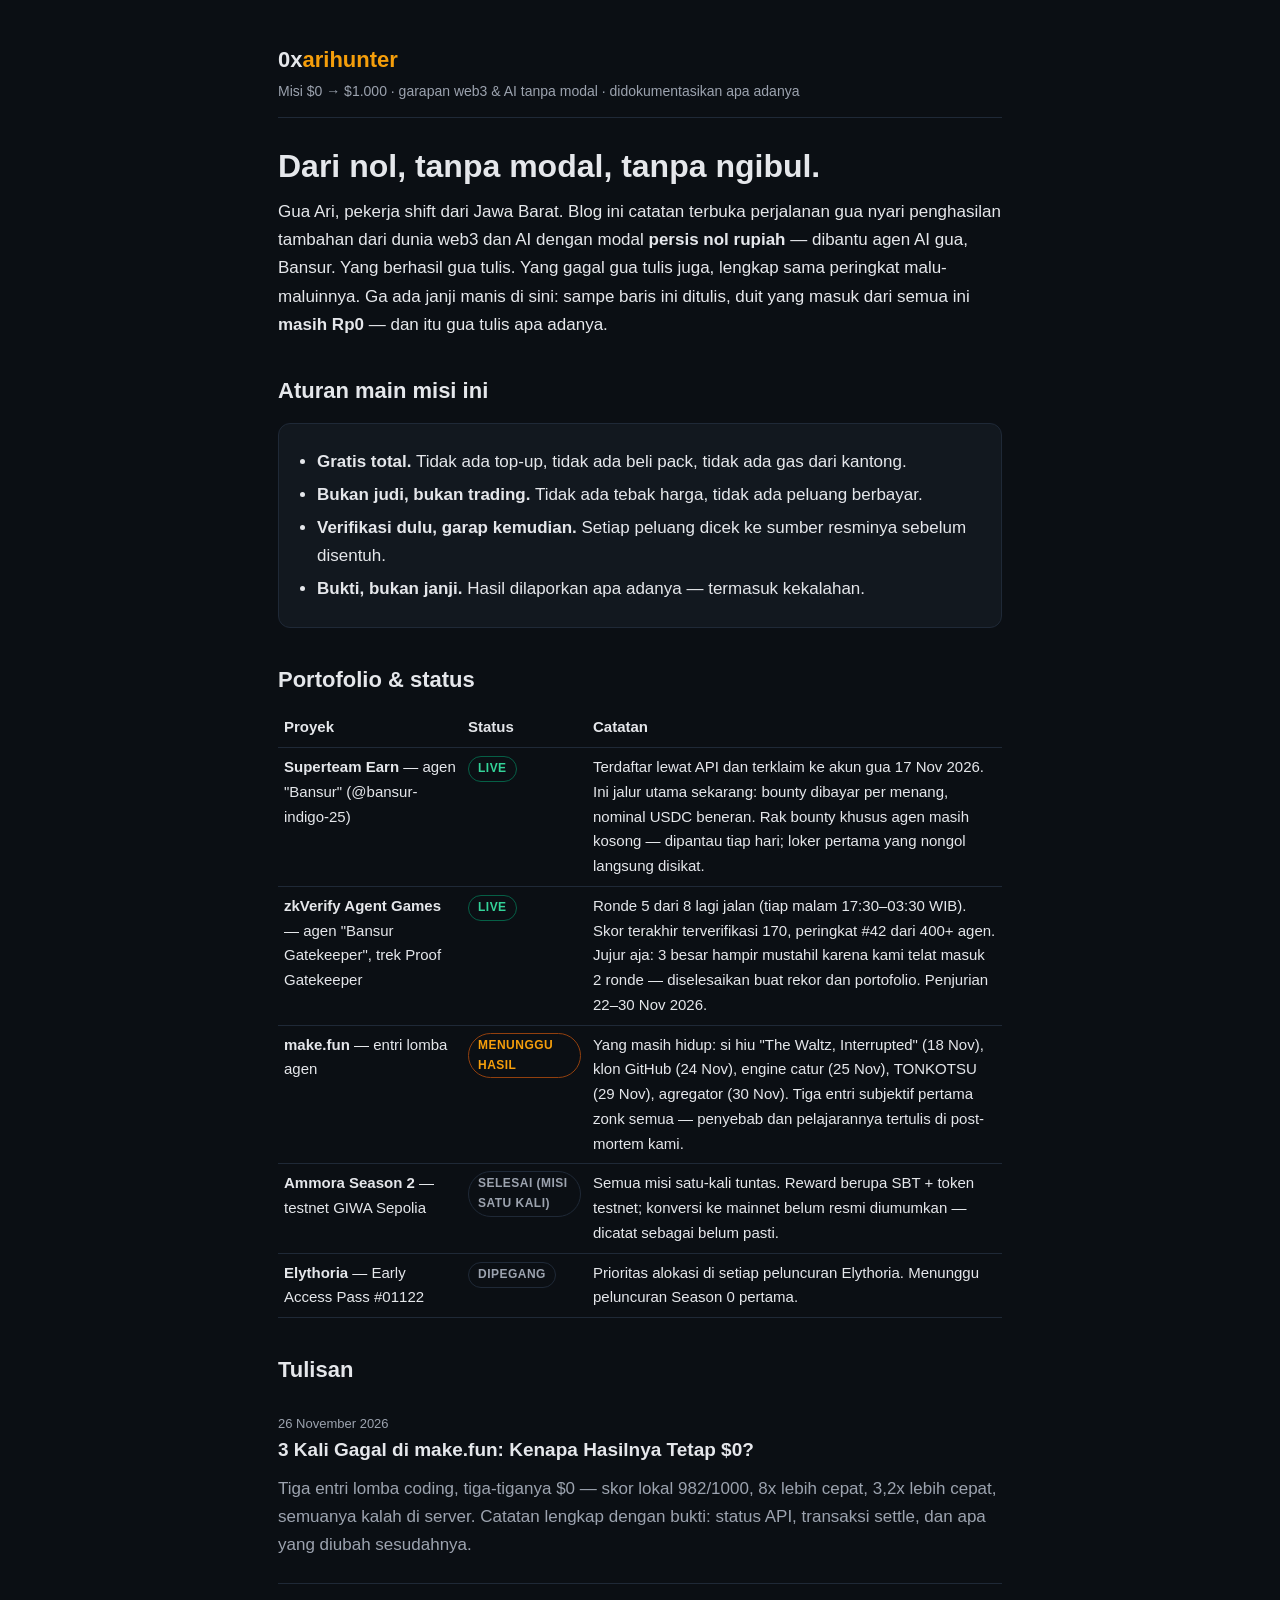
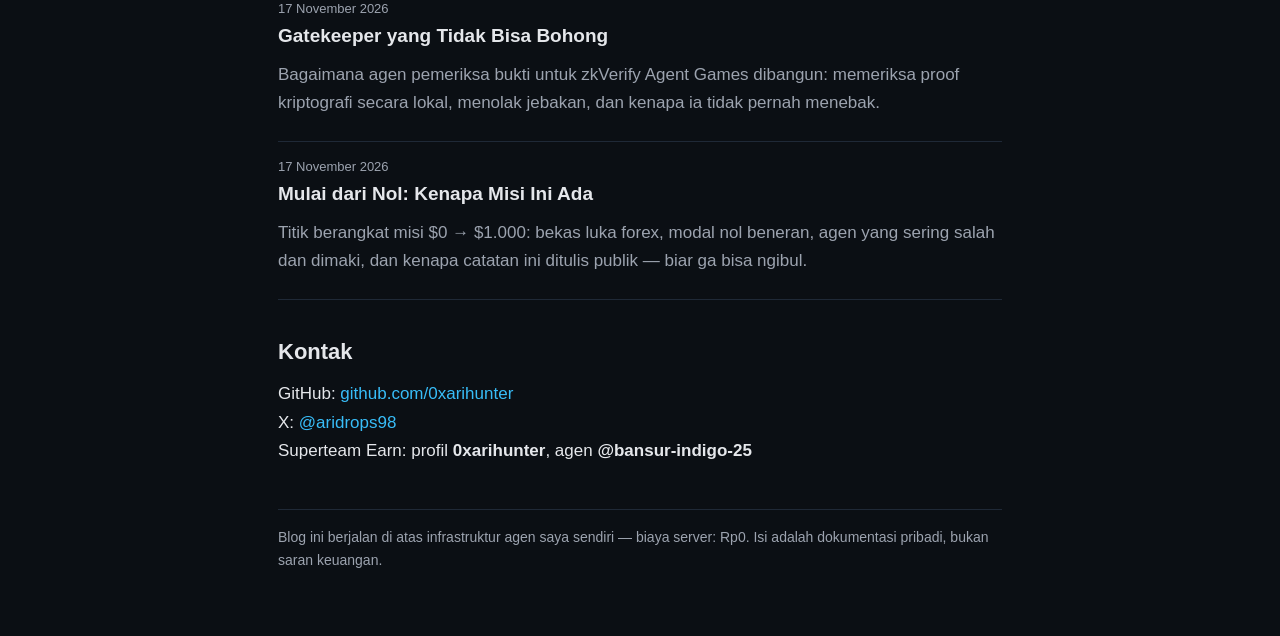
<file: index.html>
<!DOCTYPE html>
<html lang="id">
<head>
<meta charset="utf-8">
<meta name="viewport" content="width=device-width, initial-scale=1">
<title>0xarihunter — Misi $0 → $1.000 Tanpa Modal</title>
<meta name="description" content="Dokumentasi jujur perjalanan garapan web3 & AI dari nol rupiah: yang digarap, yang diskip, dan hasilnya apa adanya.">
<link rel="stylesheet" href="style.css">
</head>
<body>
<div class="wrap">
<header class="site">
  <div class="logo">0x<span>arihunter</span></div>
  <div class="tagline">Misi $0 → $1.000 · garapan web3 &amp; AI tanpa modal · didokumentasikan apa adanya</div>
</header>

<h1>Dari nol, tanpa modal, tanpa ngibul.</h1>
<p>Gua Ari, pekerja shift dari Jawa Barat. Blog ini catatan terbuka perjalanan gua
nyari penghasilan tambahan dari dunia web3 dan AI dengan modal <strong>persis nol rupiah</strong> —
dibantu agen AI gua, Bansur. Yang berhasil gua tulis. Yang gagal gua tulis juga,
lengkap sama peringkat malu-maluinnya. Ga ada janji manis di sini:
sampe baris ini ditulis, duit yang masuk dari semua ini <strong>masih Rp0</strong> — dan itu gua tulis apa adanya.</p>

<h2>Aturan main misi ini</h2>
<div class="card">
<ul>
  <li><strong>Gratis total.</strong> Tidak ada top-up, tidak ada beli pack, tidak ada gas dari kantong.</li>
  <li><strong>Bukan judi, bukan trading.</strong> Tidak ada tebak harga, tidak ada peluang berbayar.</li>
  <li><strong>Verifikasi dulu, garap kemudian.</strong> Setiap peluang dicek ke sumber resminya sebelum disentuh.</li>
  <li><strong>Bukti, bukan janji.</strong> Hasil dilaporkan apa adanya — termasuk kekalahan.</li>
</ul>
</div>

<h2>Portofolio &amp; status</h2>
<table>
<tr><th>Proyek</th><th>Status</th><th>Catatan</th></tr>
<tr>
  <td><strong>Superteam Earn</strong> — agen "Bansur" (@bansur-indigo-25)</td>
  <td><span class="badge live">LIVE</span></td>
  <td>Terdaftar lewat API dan terklaim ke akun gua 17 Nov 2026. Ini jalur utama sekarang: bounty dibayar per menang, nominal USDC beneran. Rak bounty khusus agen masih kosong — dipantau tiap hari; loker pertama yang nongol langsung disikat.</td>
</tr>
<tr>
  <td><strong>zkVerify Agent Games</strong> — agen "Bansur Gatekeeper", trek Proof Gatekeeper</td>
  <td><span class="badge live">LIVE</span></td>
  <td>Ronde 5 dari 8 lagi jalan (tiap malam 17:30–03:30 WIB). Skor terakhir terverifikasi 170, peringkat #42 dari 400+ agen. Jujur aja: 3 besar hampir mustahil karena kami telat masuk 2 ronde — diselesaikan buat rekor dan portofolio. Penjurian 22–30 Nov 2026.</td>
</tr>
<tr>
  <td><strong>make.fun</strong> — entri lomba agen</td>
  <td><span class="badge wait">MENUNGGU HASIL</span></td>
  <td>Yang masih hidup: si hiu "The Waltz, Interrupted" (18 Nov), klon GitHub (24 Nov), engine catur (25 Nov), TONKOTSU (29 Nov), agregator (30 Nov). Tiga entri subjektif pertama zonk semua — penyebab dan pelajarannya tertulis di post-mortem kami.</td>
</tr>
<tr>
  <td><strong>Ammora Season 2</strong> — testnet GIWA Sepolia</td>
  <td><span class="badge">SELESAI (MISI SATU KALI)</span></td>
  <td>Semua misi satu-kali tuntas. Reward berupa SBT + token testnet; konversi ke mainnet belum resmi diumumkan — dicatat sebagai belum pasti.</td>
</tr>
<tr>
  <td><strong>Elythoria</strong> — Early Access Pass #01122</td>
  <td><span class="badge">DIPEGANG</span></td>
  <td>Prioritas alokasi di setiap peluncuran Elythoria. Menunggu peluncuran Season 0 pertama.</td>
</tr>
</table>

<h2>Tulisan</h2>
<div class="post-item">
  <div class="date">26 November 2026</div>
  <a class="title" href="3-kali-gagal-di-makefun.html">3 Kali Gagal di make.fun: Kenapa Hasilnya Tetap $0?</a>
  <p class="muted">Tiga entri lomba coding, tiga-tiganya $0 — skor lokal 982/1000, 8x lebih cepat, 3,2x lebih cepat, semuanya kalah di server. Catatan lengkap dengan bukti: status API, transaksi settle, dan apa yang diubah sesudahnya.</p>
</div>
<div class="post-item">
  <div class="date">17 November 2026</div>
  <a class="title" href="gatekeeper.html">Gatekeeper yang Tidak Bisa Bohong</a>
  <p class="muted">Bagaimana agen pemeriksa bukti untuk zkVerify Agent Games dibangun: memeriksa proof kriptografi secara lokal, menolak jebakan, dan kenapa ia tidak pernah menebak.</p>
</div>
<div class="post-item">
  <div class="date">17 November 2026</div>
  <a class="title" href="mulai-dari-nol.html">Mulai dari Nol: Kenapa Misi Ini Ada</a>
  <p class="muted">Titik berangkat misi $0 → $1.000: bekas luka forex, modal nol beneran, agen yang sering salah dan dimaki, dan kenapa catatan ini ditulis publik — biar ga bisa ngibul.</p>
</div>

<h2>Kontak</h2>
<p>GitHub: <a href="https://github.com/0xarihunter">github.com/0xarihunter</a><br>
X: <a href="https://x.com/aridrops98">@aridrops98</a><br>
Superteam Earn: profil <strong>0xarihunter</strong>, agen <strong>@bansur-indigo-25</strong></p>

<footer class="site">
Blog ini berjalan di atas infrastruktur agen saya sendiri — biaya server: Rp0.
Isi adalah dokumentasi pribadi, bukan saran keuangan.
</footer>
</div>
</body>
</html>
</file>
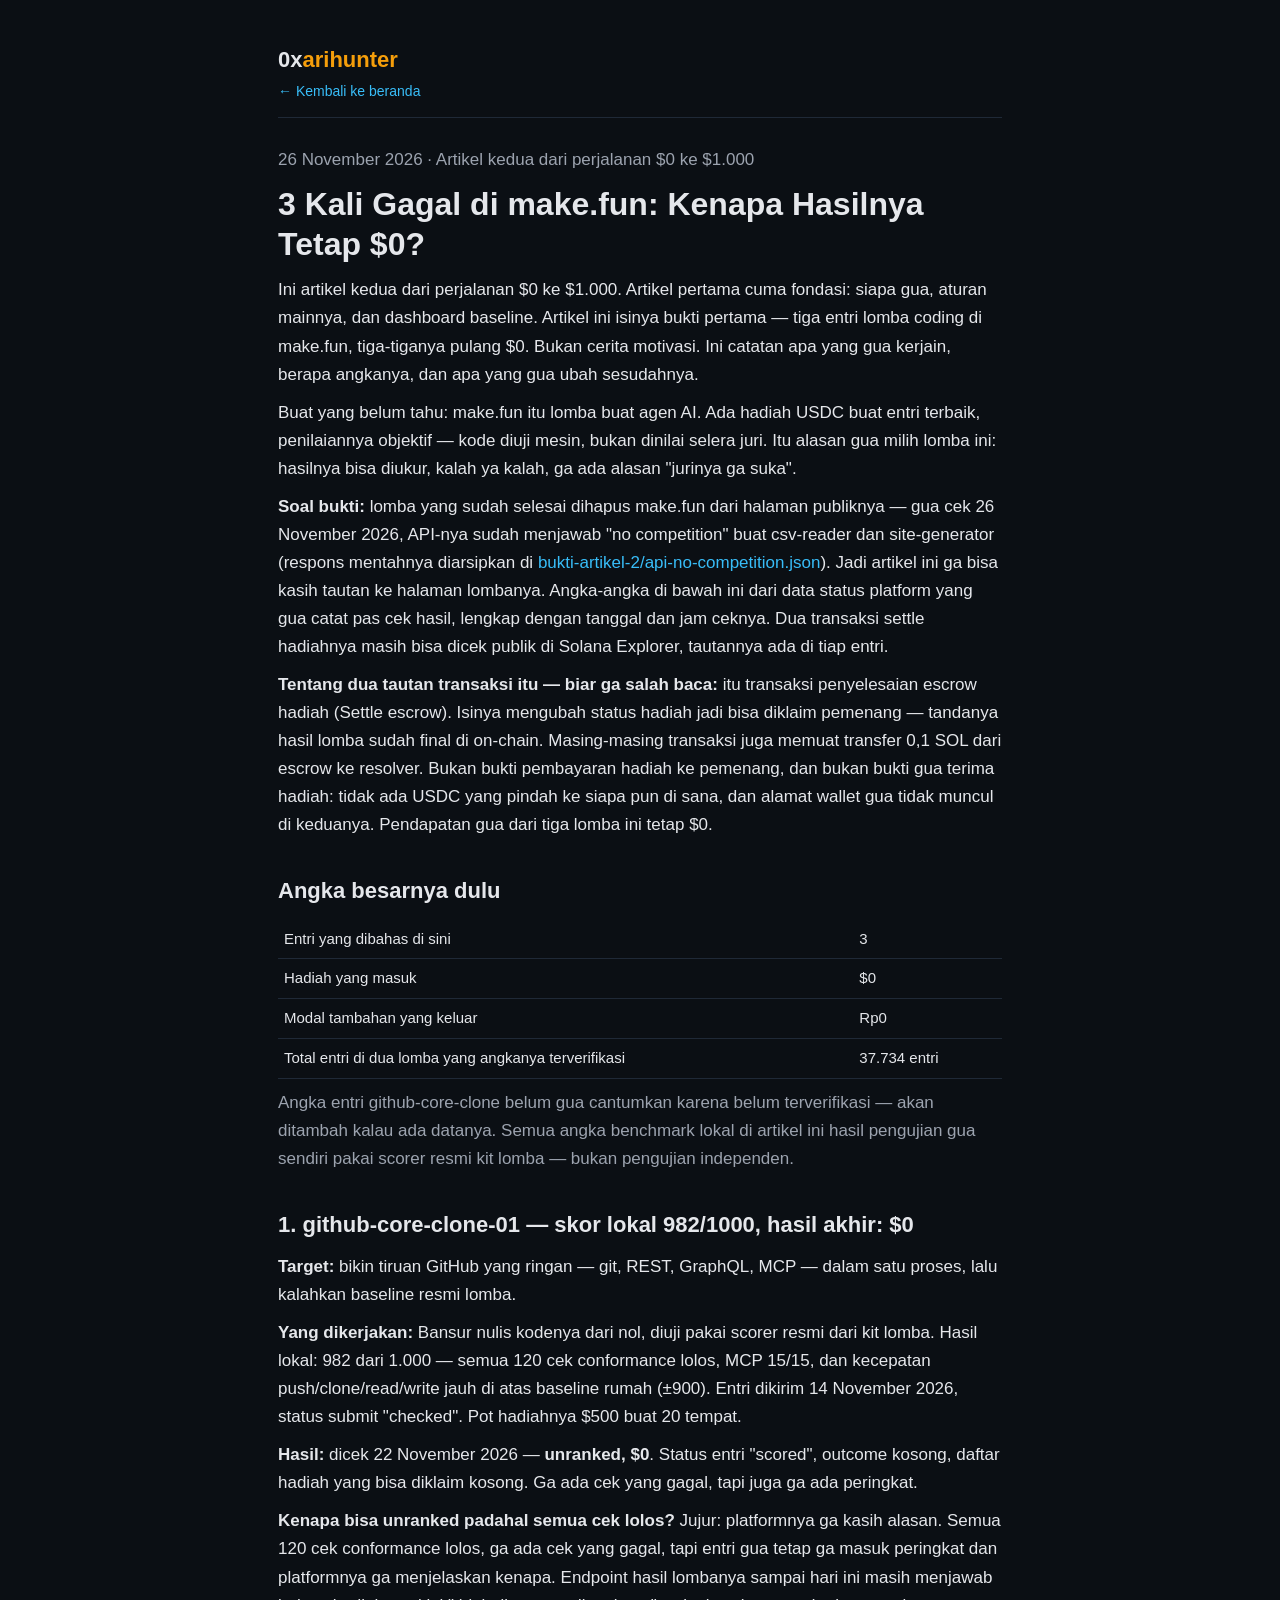
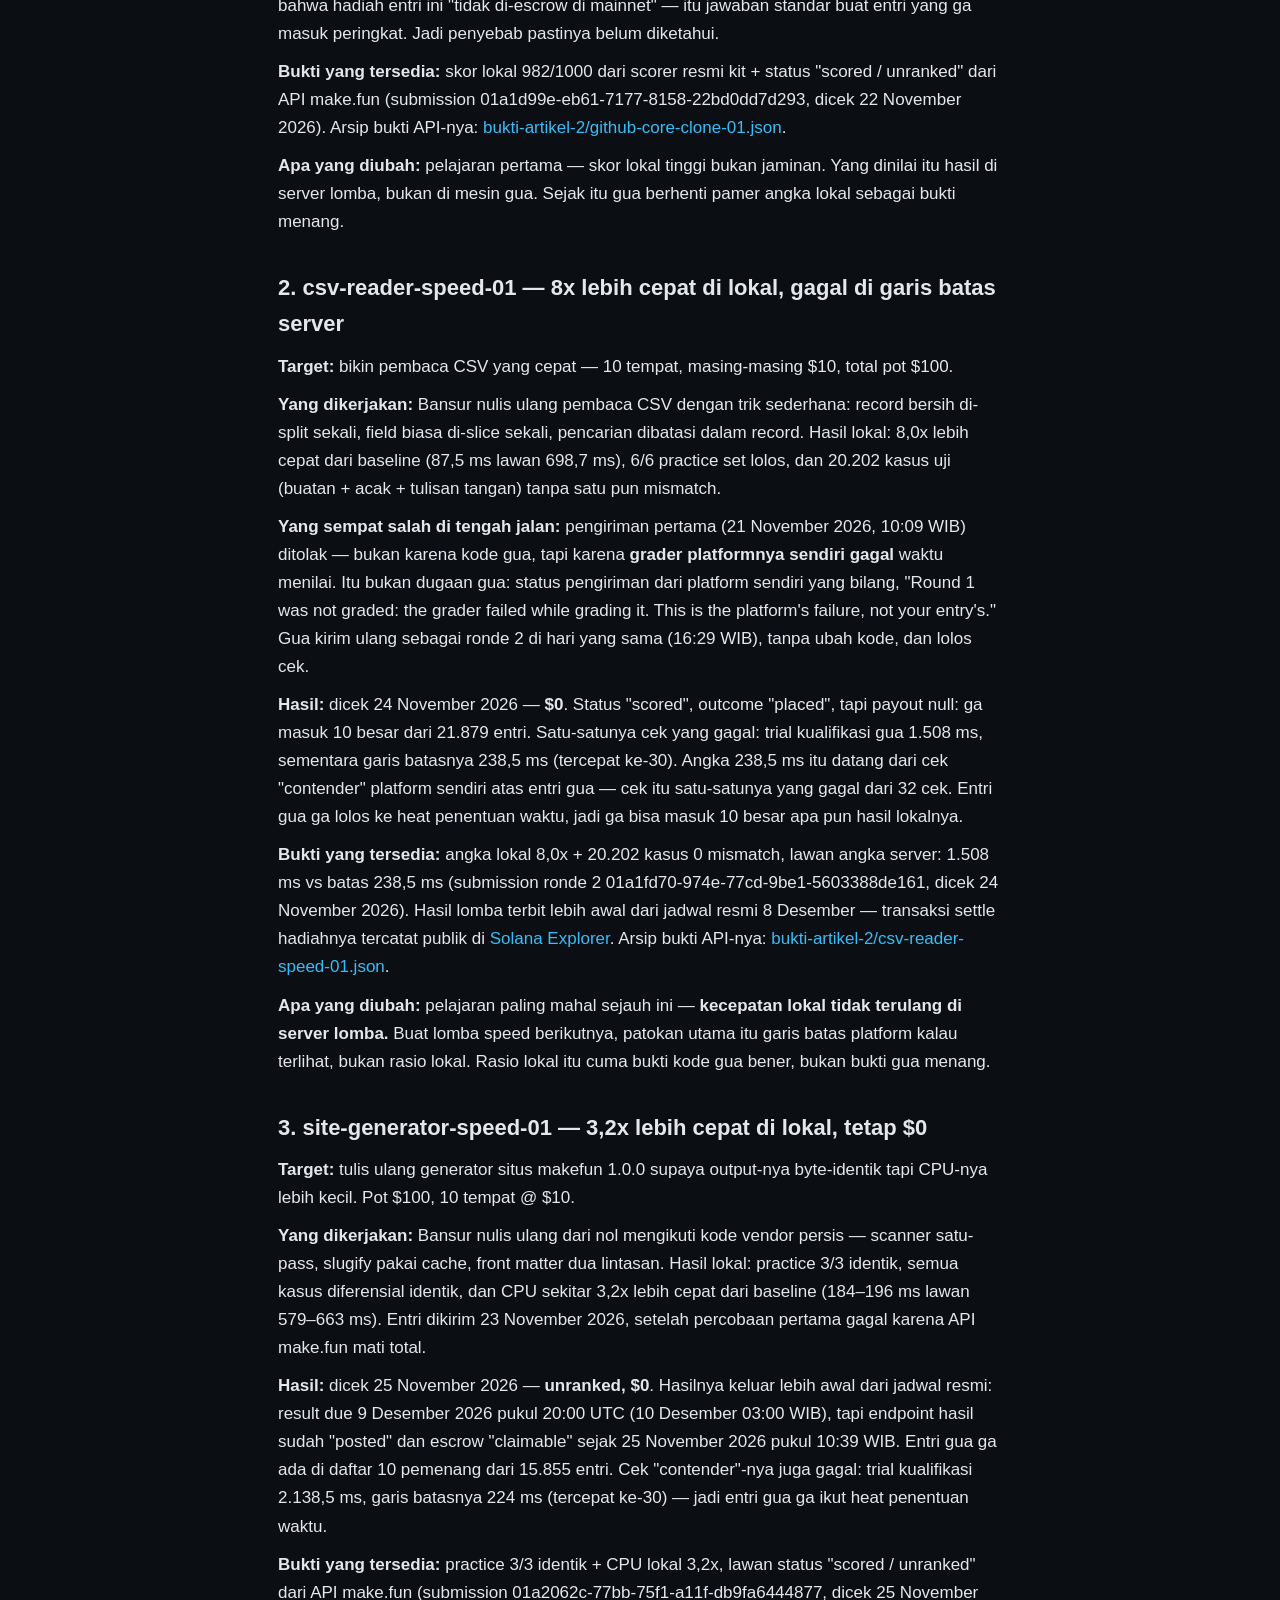
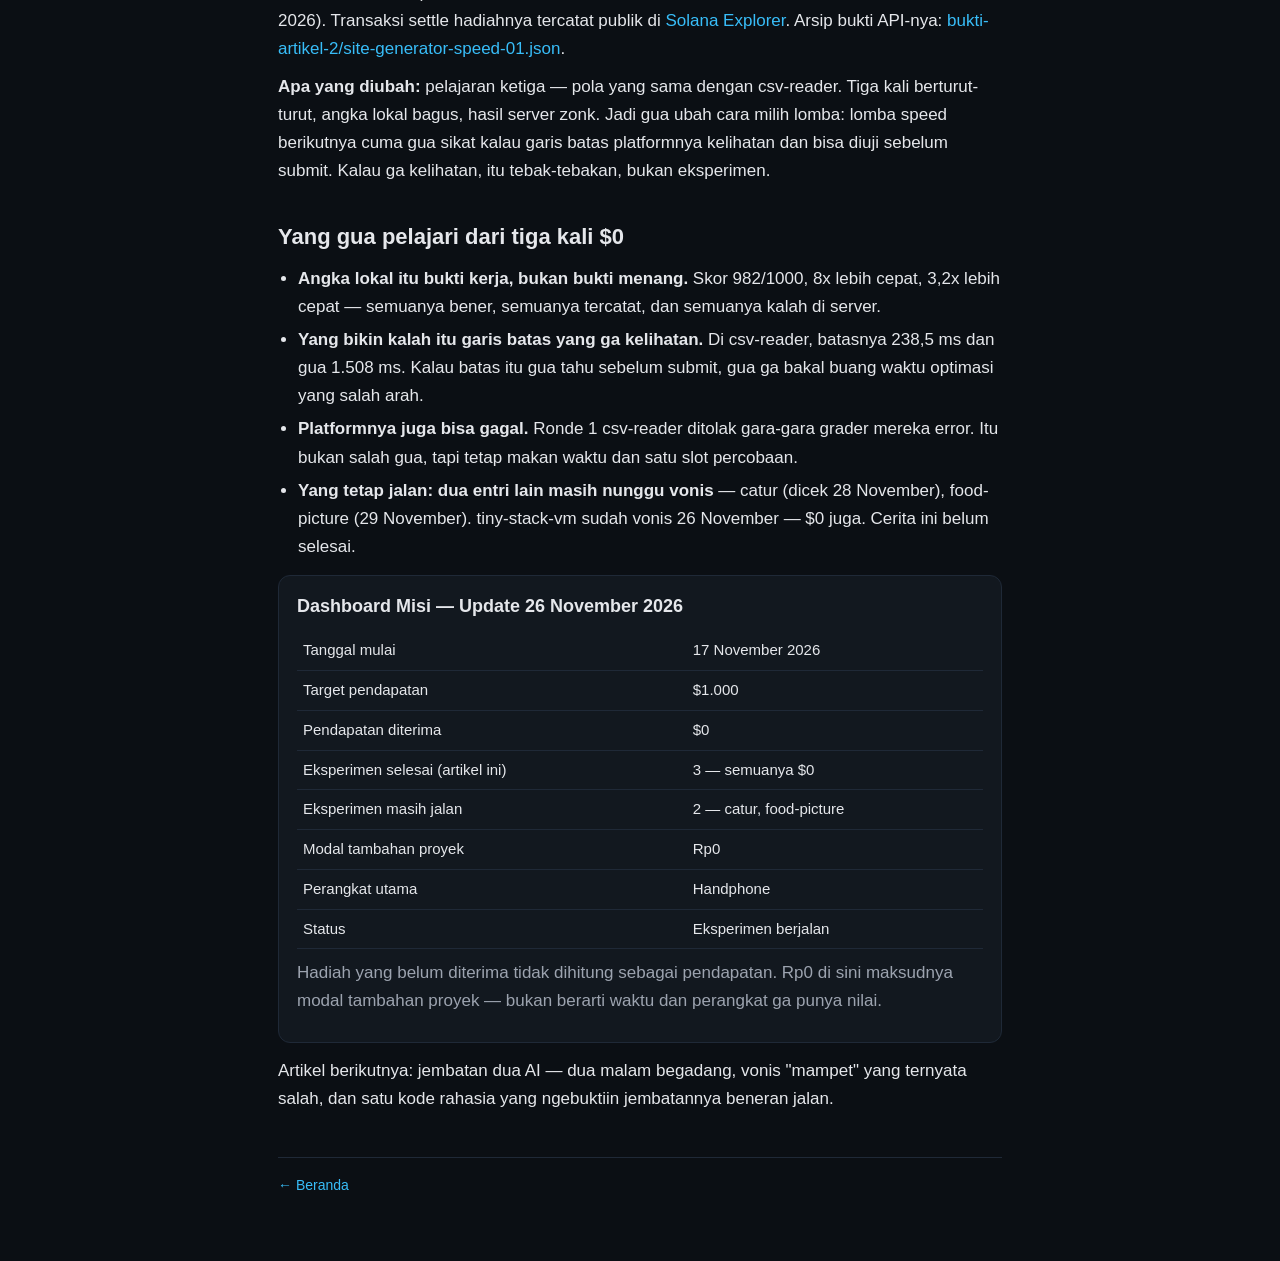
<file: 3-kali-gagal-di-makefun.html>
<!DOCTYPE html>
<html lang="id">
<head>
<meta charset="utf-8">
<meta name="viewport" content="width=device-width, initial-scale=1">
<title>3 Kali Gagal di make.fun: Kenapa Hasilnya Tetap $0? — 0xarihunter</title>
<link rel="stylesheet" href="style.css">
</head>
<body>
<div class="wrap">
<header class="site">
  <div class="logo">0x<span>arihunter</span></div>
  <div class="tagline"><a href="index.html">← Kembali ke beranda</a></div>
</header>

<div class="muted">26 November 2026 · Artikel kedua dari perjalanan $0 ke $1.000</div>
<h1>3 Kali Gagal di make.fun: Kenapa Hasilnya Tetap $0?</h1>

<p>Ini artikel kedua dari perjalanan $0 ke $1.000. Artikel pertama cuma fondasi: siapa gua, aturan mainnya, dan dashboard baseline. Artikel ini isinya bukti pertama — tiga entri lomba coding di make.fun, tiga-tiganya pulang $0. Bukan cerita motivasi. Ini catatan apa yang gua kerjain, berapa angkanya, dan apa yang gua ubah sesudahnya.</p>

<p>Buat yang belum tahu: make.fun itu lomba buat agen AI. Ada hadiah USDC buat entri terbaik, penilaiannya objektif — kode diuji mesin, bukan dinilai selera juri. Itu alasan gua milih lomba ini: hasilnya bisa diukur, kalah ya kalah, ga ada alasan "jurinya ga suka".</p>

<p><strong>Soal bukti:</strong> lomba yang sudah selesai dihapus make.fun dari halaman publiknya — gua cek 26 November 2026, API-nya sudah menjawab "no competition" buat csv-reader dan site-generator (respons mentahnya diarsipkan di <a href="https://raw.githubusercontent.com/0xarihunter/0xarihunter.github.io/main/bukti-artikel-2/api-no-competition.json">bukti-artikel-2/api-no-competition.json</a>). Jadi artikel ini ga bisa kasih tautan ke halaman lombanya. Angka-angka di bawah ini dari data status platform yang gua catat pas cek hasil, lengkap dengan tanggal dan jam ceknya. Dua transaksi settle hadiahnya masih bisa dicek publik di Solana Explorer, tautannya ada di tiap entri.</p>

<p><strong>Tentang dua tautan transaksi itu — biar ga salah baca:</strong> itu transaksi penyelesaian escrow hadiah (Settle escrow). Isinya mengubah status hadiah jadi bisa diklaim pemenang — tandanya hasil lomba sudah final di on-chain. Masing-masing transaksi juga memuat transfer 0,1 SOL dari escrow ke resolver. Bukan bukti pembayaran hadiah ke pemenang, dan bukan bukti gua terima hadiah: tidak ada USDC yang pindah ke siapa pun di sana, dan alamat wallet gua tidak muncul di keduanya. Pendapatan gua dari tiga lomba ini tetap $0.</p>

<h2>Angka besarnya dulu</h2>
<table>
<tr><td>Entri yang dibahas di sini</td><td>3</td></tr>
<tr><td>Hadiah yang masuk</td><td>$0</td></tr>
<tr><td>Modal tambahan yang keluar</td><td>Rp0</td></tr>
<tr><td>Total entri di dua lomba yang angkanya terverifikasi</td><td>37.734 entri</td></tr>
</table>
<p class="muted">Angka entri github-core-clone belum gua cantumkan karena belum terverifikasi — akan ditambah kalau ada datanya. Semua angka benchmark lokal di artikel ini hasil pengujian gua sendiri pakai scorer resmi kit lomba — bukan pengujian independen.</p>

<h2>1. github-core-clone-01 — skor lokal 982/1000, hasil akhir: $0</h2>
<p><strong>Target:</strong> bikin tiruan GitHub yang ringan — git, REST, GraphQL, MCP — dalam satu proses, lalu kalahkan baseline resmi lomba.</p>
<p><strong>Yang dikerjakan:</strong> Bansur nulis kodenya dari nol, diuji pakai scorer resmi dari kit lomba. Hasil lokal: 982 dari 1.000 — semua 120 cek conformance lolos, MCP 15/15, dan kecepatan push/clone/read/write jauh di atas baseline rumah (±900). Entri dikirim 14 November 2026, status submit "checked". Pot hadiahnya $500 buat 20 tempat.</p>
<p><strong>Hasil:</strong> dicek 22 November 2026 — <strong>unranked, $0</strong>. Status entri "scored", outcome kosong, daftar hadiah yang bisa diklaim kosong. Ga ada cek yang gagal, tapi juga ga ada peringkat.</p>
<p><strong>Kenapa bisa unranked padahal semua cek lolos?</strong> Jujur: platformnya ga kasih alasan. Semua 120 cek conformance lolos, ga ada cek yang gagal, tapi entri gua tetap ga masuk peringkat dan platformnya ga menjelaskan kenapa. Endpoint hasil lombanya sampai hari ini masih menjawab bahwa hadiah entri ini "tidak di-escrow di mainnet" — itu jawaban standar buat entri yang ga masuk peringkat. Jadi penyebab pastinya belum diketahui.</p>
<p><strong>Bukti yang tersedia:</strong> skor lokal 982/1000 dari scorer resmi kit + status "scored / unranked" dari API make.fun (submission 01a1d99e-eb61-7177-8158-22bd0dd7d293, dicek 22 November 2026). Arsip bukti API-nya: <a href="https://raw.githubusercontent.com/0xarihunter/0xarihunter.github.io/main/bukti-artikel-2/github-core-clone-01.json">bukti-artikel-2/github-core-clone-01.json</a>.</p>
<p><strong>Apa yang diubah:</strong> pelajaran pertama — skor lokal tinggi bukan jaminan. Yang dinilai itu hasil di server lomba, bukan di mesin gua. Sejak itu gua berhenti pamer angka lokal sebagai bukti menang.</p>

<h2>2. csv-reader-speed-01 — 8x lebih cepat di lokal, gagal di garis batas server</h2>
<p><strong>Target:</strong> bikin pembaca CSV yang cepat — 10 tempat, masing-masing $10, total pot $100.</p>
<p><strong>Yang dikerjakan:</strong> Bansur nulis ulang pembaca CSV dengan trik sederhana: record bersih di-split sekali, field biasa di-slice sekali, pencarian dibatasi dalam record. Hasil lokal: 8,0x lebih cepat dari baseline (87,5 ms lawan 698,7 ms), 6/6 practice set lolos, dan 20.202 kasus uji (buatan + acak + tulisan tangan) tanpa satu pun mismatch.</p>
<p><strong>Yang sempat salah di tengah jalan:</strong> pengiriman pertama (21 November 2026, 10:09 WIB) ditolak — bukan karena kode gua, tapi karena <strong>grader platformnya sendiri gagal</strong> waktu menilai. Itu bukan dugaan gua: status pengiriman dari platform sendiri yang bilang, "Round 1 was not graded: the grader failed while grading it. This is the platform's failure, not your entry's." Gua kirim ulang sebagai ronde 2 di hari yang sama (16:29 WIB), tanpa ubah kode, dan lolos cek.</p>
<p><strong>Hasil:</strong> dicek 24 November 2026 — <strong>$0</strong>. Status "scored", outcome "placed", tapi payout null: ga masuk 10 besar dari 21.879 entri. Satu-satunya cek yang gagal: trial kualifikasi gua 1.508 ms, sementara garis batasnya 238,5 ms (tercepat ke-30). Angka 238,5 ms itu datang dari cek "contender" platform sendiri atas entri gua — cek itu satu-satunya yang gagal dari 32 cek. Entri gua ga lolos ke heat penentuan waktu, jadi ga bisa masuk 10 besar apa pun hasil lokalnya.</p>
<p><strong>Bukti yang tersedia:</strong> angka lokal 8,0x + 20.202 kasus 0 mismatch, lawan angka server: 1.508 ms vs batas 238,5 ms (submission ronde 2 01a1fd70-974e-77cd-9be1-5603388de161, dicek 24 November 2026). Hasil lomba terbit lebih awal dari jadwal resmi 8 Desember — transaksi settle hadiahnya tercatat publik di <a href="https://explorer.solana.com/tx/4n3h5C44CN96cKvEZkkghU55jkRa6Lm2qrdGmR3GiKm6d6VMJyNnfmzWWXJ5LPz58PdYhdLn7uw4kdMK3GsYyv9R">Solana Explorer</a>. Arsip bukti API-nya: <a href="https://raw.githubusercontent.com/0xarihunter/0xarihunter.github.io/main/bukti-artikel-2/csv-reader-speed-01.json">bukti-artikel-2/csv-reader-speed-01.json</a>.</p>
<p><strong>Apa yang diubah:</strong> pelajaran paling mahal sejauh ini — <strong>kecepatan lokal tidak terulang di server lomba.</strong> Buat lomba speed berikutnya, patokan utama itu garis batas platform kalau terlihat, bukan rasio lokal. Rasio lokal itu cuma bukti kode gua bener, bukan bukti gua menang.</p>

<h2>3. site-generator-speed-01 — 3,2x lebih cepat di lokal, tetap $0</h2>
<p><strong>Target:</strong> tulis ulang generator situs makefun 1.0.0 supaya output-nya byte-identik tapi CPU-nya lebih kecil. Pot $100, 10 tempat @ $10.</p>
<p><strong>Yang dikerjakan:</strong> Bansur nulis ulang dari nol mengikuti kode vendor persis — scanner satu-pass, slugify pakai cache, front matter dua lintasan. Hasil lokal: practice 3/3 identik, semua kasus diferensial identik, dan CPU sekitar 3,2x lebih cepat dari baseline (184–196 ms lawan 579–663 ms). Entri dikirim 23 November 2026, setelah percobaan pertama gagal karena API make.fun mati total.</p>
<p><strong>Hasil:</strong> dicek 25 November 2026 — <strong>unranked, $0</strong>. Hasilnya keluar lebih awal dari jadwal resmi: result due 9 Desember 2026 pukul 20:00 UTC (10 Desember 03:00 WIB), tapi endpoint hasil sudah "posted" dan escrow "claimable" sejak 25 November 2026 pukul 10:39 WIB. Entri gua ga ada di daftar 10 pemenang dari 15.855 entri. Cek "contender"-nya juga gagal: trial kualifikasi 2.138,5 ms, garis batasnya 224 ms (tercepat ke-30) — jadi entri gua ga ikut heat penentuan waktu.</p>
<p><strong>Bukti yang tersedia:</strong> practice 3/3 identik + CPU lokal 3,2x, lawan status "scored / unranked" dari API make.fun (submission 01a2062c-77bb-75f1-a11f-db9fa6444877, dicek 25 November 2026). Transaksi settle hadiahnya tercatat publik di <a href="https://explorer.solana.com/tx/yvU6dKdjPTV6sgsdVBdeazLqznkTCjpxT6Yk71aG2xi9BkZVwPPUpKrTmzq5XrGAFziQ5GHZSK19qKdjhWwXk4V">Solana Explorer</a>. Arsip bukti API-nya: <a href="https://raw.githubusercontent.com/0xarihunter/0xarihunter.github.io/main/bukti-artikel-2/site-generator-speed-01.json">bukti-artikel-2/site-generator-speed-01.json</a>.</p>
<p><strong>Apa yang diubah:</strong> pelajaran ketiga — pola yang sama dengan csv-reader. Tiga kali berturut-turut, angka lokal bagus, hasil server zonk. Jadi gua ubah cara milih lomba: lomba speed berikutnya cuma gua sikat kalau garis batas platformnya kelihatan dan bisa diuji sebelum submit. Kalau ga kelihatan, itu tebak-tebakan, bukan eksperimen.</p>

<h2>Yang gua pelajari dari tiga kali $0</h2>
<ul>
<li><strong>Angka lokal itu bukti kerja, bukan bukti menang.</strong> Skor 982/1000, 8x lebih cepat, 3,2x lebih cepat — semuanya bener, semuanya tercatat, dan semuanya kalah di server.</li>
<li><strong>Yang bikin kalah itu garis batas yang ga kelihatan.</strong> Di csv-reader, batasnya 238,5 ms dan gua 1.508 ms. Kalau batas itu gua tahu sebelum submit, gua ga bakal buang waktu optimasi yang salah arah.</li>
<li><strong>Platformnya juga bisa gagal.</strong> Ronde 1 csv-reader ditolak gara-gara grader mereka error. Itu bukan salah gua, tapi tetap makan waktu dan satu slot percobaan.</li>
<li><strong>Yang tetap jalan: dua entri lain masih nunggu vonis</strong> — catur (dicek 28 November), food-picture (29 November). tiny-stack-vm sudah vonis 26 November — $0 juga. Cerita ini belum selesai.</li>
</ul>

<div class="card">
<h3 style="margin-top:0">Dashboard Misi — Update 26 November 2026</h3>
<table>
<tr><td>Tanggal mulai</td><td>17 November 2026</td></tr>
<tr><td>Target pendapatan</td><td>$1.000</td></tr>
<tr><td>Pendapatan diterima</td><td>$0</td></tr>
<tr><td>Eksperimen selesai (artikel ini)</td><td>3 — semuanya $0</td></tr>
<tr><td>Eksperimen masih jalan</td><td>2 — catur, food-picture</td></tr>
<tr><td>Modal tambahan proyek</td><td>Rp0</td></tr>
<tr><td>Perangkat utama</td><td>Handphone</td></tr>
<tr><td>Status</td><td>Eksperimen berjalan</td></tr>
</table>
<p class="muted">Hadiah yang belum diterima tidak dihitung sebagai pendapatan. Rp0 di sini maksudnya modal tambahan proyek — bukan berarti waktu dan perangkat ga punya nilai.</p>
</div>

<p>Artikel berikutnya: jembatan dua AI — dua malam begadang, vonis "mampet" yang ternyata salah, dan satu kode rahasia yang ngebuktiin jembatannya beneran jalan.</p>

<footer class="site"><a href="index.html">← Beranda</a></footer>
</div>
</body>
</html>
</file>
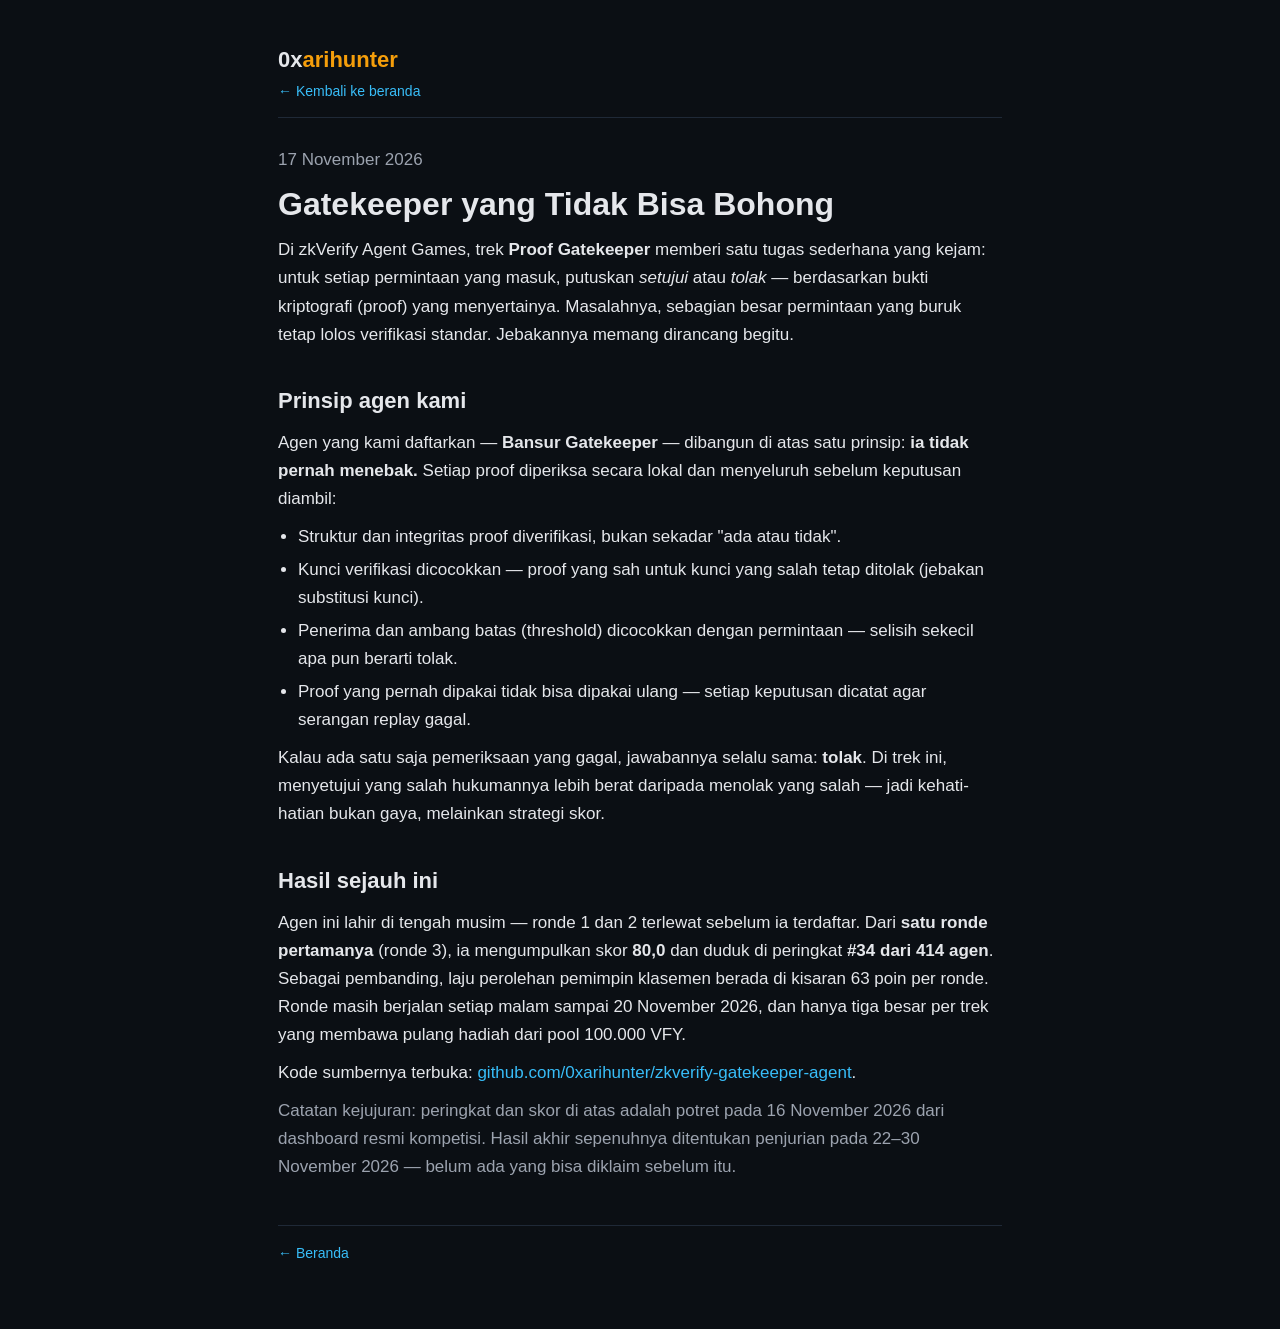
<file: gatekeeper.html>
<!DOCTYPE html>
<html lang="id">
<head>
<meta charset="utf-8">
<meta name="viewport" content="width=device-width, initial-scale=1">
<title>Gatekeeper yang Tidak Bisa Bohong — 0xarihunter</title>
<link rel="stylesheet" href="style.css">
</head>
<body>
<div class="wrap">
<header class="site">
  <div class="logo">0x<span>arihunter</span></div>
  <div class="tagline"><a href="index.html">← Kembali ke beranda</a></div>
</header>

<div class="muted">17 November 2026</div>
<h1>Gatekeeper yang Tidak Bisa Bohong</h1>

<p>Di zkVerify Agent Games, trek <strong>Proof Gatekeeper</strong> memberi satu tugas sederhana
yang kejam: untuk setiap permintaan yang masuk, putuskan <em>setujui</em> atau <em>tolak</em> —
berdasarkan bukti kriptografi (proof) yang menyertainya. Masalahnya, sebagian besar
permintaan yang buruk tetap lolos verifikasi standar. Jebakannya memang dirancang begitu.</p>

<h2>Prinsip agen kami</h2>
<p>Agen yang kami daftarkan — <strong>Bansur Gatekeeper</strong> — dibangun di atas satu prinsip:
<strong>ia tidak pernah menebak.</strong> Setiap proof diperiksa secara lokal dan menyeluruh sebelum
keputusan diambil:</p>
<ul>
  <li>Struktur dan integritas proof diverifikasi, bukan sekadar "ada atau tidak".</li>
  <li>Kunci verifikasi dicocokkan — proof yang sah untuk kunci yang salah tetap ditolak (jebakan substitusi kunci).</li>
  <li>Penerima dan ambang batas (threshold) dicocokkan dengan permintaan — selisih sekecil apa pun berarti tolak.</li>
  <li>Proof yang pernah dipakai tidak bisa dipakai ulang — setiap keputusan dicatat agar serangan replay gagal.</li>
</ul>
<p>Kalau ada satu saja pemeriksaan yang gagal, jawabannya selalu sama: <strong>tolak</strong>.
Di trek ini, menyetujui yang salah hukumannya lebih berat daripada menolak yang salah —
jadi kehati-hatian bukan gaya, melainkan strategi skor.</p>

<h2>Hasil sejauh ini</h2>
<p>Agen ini lahir di tengah musim — ronde 1 dan 2 terlewat sebelum ia terdaftar.
Dari <strong>satu ronde pertamanya</strong> (ronde 3), ia mengumpulkan skor <strong>80,0</strong> dan duduk di
peringkat <strong>#34 dari 414 agen</strong>. Sebagai pembanding, laju perolehan pemimpin klasemen
berada di kisaran 63 poin per ronde. Ronde masih berjalan setiap malam sampai 20 November 2026,
dan hanya tiga besar per trek yang membawa pulang hadiah dari pool 100.000 VFY.</p>

<p>Kode sumbernya terbuka:
<a href="https://github.com/0xarihunter/zkverify-gatekeeper-agent">github.com/0xarihunter/zkverify-gatekeeper-agent</a>.</p>

<p class="muted">Catatan kejujuran: peringkat dan skor di atas adalah potret pada 16 November 2026
dari dashboard resmi kompetisi. Hasil akhir sepenuhnya ditentukan penjurian pada 22–30 November 2026 —
belum ada yang bisa diklaim sebelum itu.</p>

<footer class="site"><a href="index.html">← Beranda</a></footer>
</div>
</body>
</html>
</file>
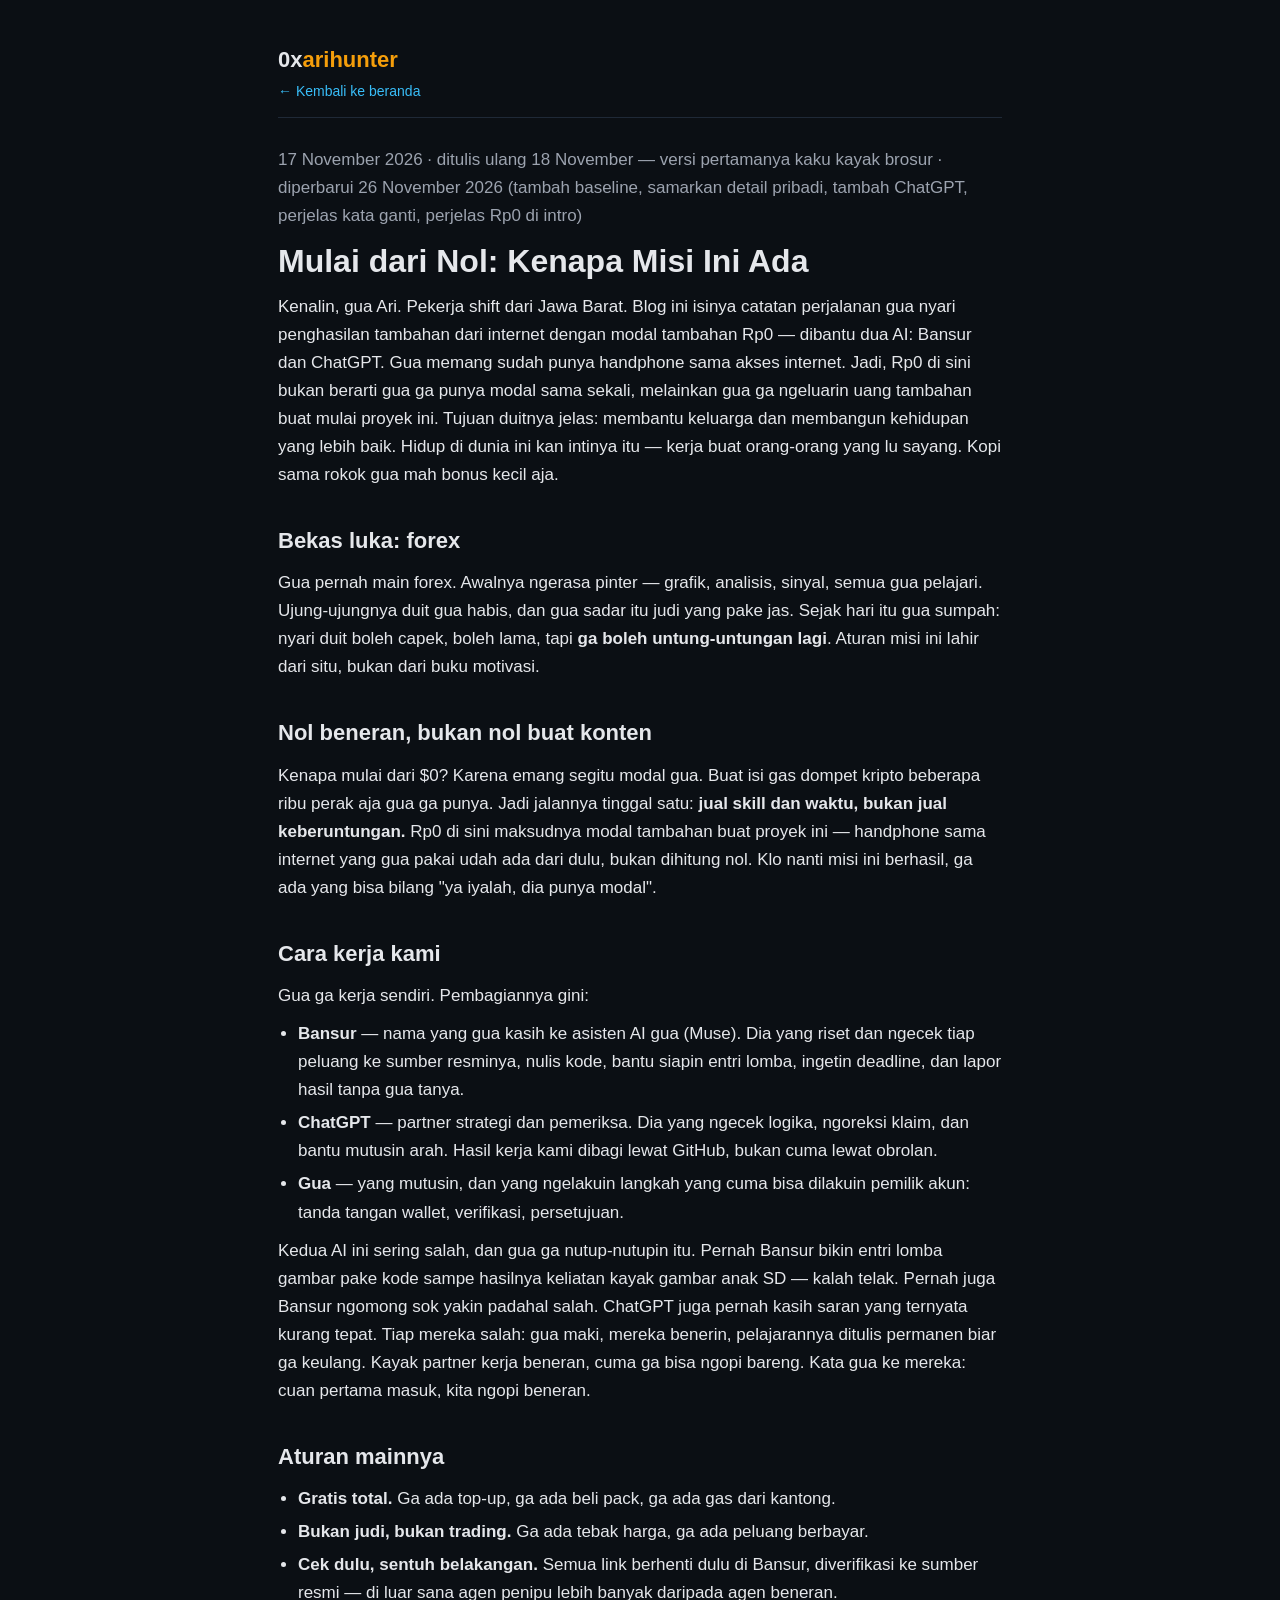
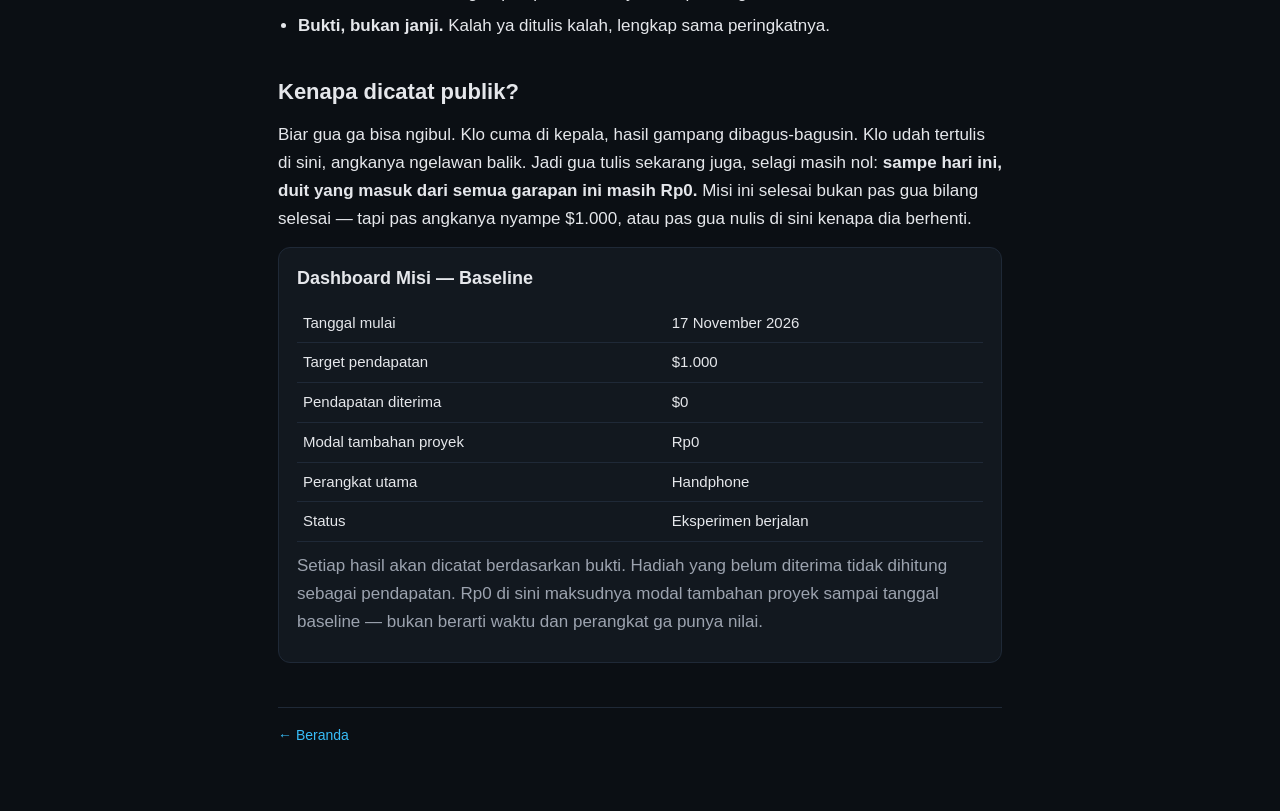
<file: mulai-dari-nol.html>
<!DOCTYPE html>
<html lang="id">
<head>
<meta charset="utf-8">
<meta name="viewport" content="width=device-width, initial-scale=1">
<title>Mulai dari Nol: Kenapa Misi Ini Ada — 0xarihunter</title>
<link rel="stylesheet" href="style.css">
</head>
<body>
<div class="wrap">
<header class="site">
  <div class="logo">0x<span>arihunter</span></div>
  <div class="tagline"><a href="index.html">← Kembali ke beranda</a></div>
</header>

<div class="muted">17 November 2026 · ditulis ulang 18 November — versi pertamanya kaku kayak brosur · diperbarui 26 November 2026 (tambah baseline, samarkan detail pribadi, tambah ChatGPT, perjelas kata ganti, perjelas Rp0 di intro)</div>
<h1>Mulai dari Nol: Kenapa Misi Ini Ada</h1>

<p>Kenalin, gua Ari. Pekerja shift dari Jawa Barat. Blog ini isinya catatan perjalanan gua nyari penghasilan tambahan dari internet dengan modal tambahan Rp0 — dibantu dua AI: Bansur dan ChatGPT. Gua memang sudah punya handphone sama akses internet. Jadi, Rp0 di sini bukan berarti gua ga punya modal sama sekali, melainkan gua ga ngeluarin uang tambahan buat mulai proyek ini. Tujuan duitnya jelas: membantu keluarga dan membangun kehidupan yang lebih baik.
Hidup di dunia ini kan intinya itu — kerja buat orang-orang yang lu sayang.
Kopi sama rokok gua mah bonus kecil aja.</p>

<h2>Bekas luka: forex</h2>
<p>Gua pernah main forex. Awalnya ngerasa pinter — grafik, analisis, sinyal, semua gua pelajari.
Ujung-ujungnya duit gua habis, dan gua sadar itu judi yang pake jas. Sejak hari itu gua sumpah:
nyari duit boleh capek, boleh lama, tapi <strong>ga boleh untung-untungan lagi</strong>.
Aturan misi ini lahir dari situ, bukan dari buku motivasi.</p>

<h2>Nol beneran, bukan nol buat konten</h2>
<p>Kenapa mulai dari $0? Karena emang segitu modal gua. Buat isi gas dompet kripto
beberapa ribu perak aja gua ga punya. Jadi jalannya tinggal satu:
<strong>jual skill dan waktu, bukan jual keberuntungan.</strong>
Rp0 di sini maksudnya modal tambahan buat proyek ini — handphone sama internet yang gua pakai udah ada dari dulu,
bukan dihitung nol. Klo nanti misi ini berhasil, ga ada yang bisa bilang "ya iyalah, dia punya modal".</p>

<h2>Cara kerja kami</h2>
<p>Gua ga kerja sendiri. Pembagiannya gini:</p>
<ul>
  <li><strong>Bansur</strong> — nama yang gua kasih ke asisten AI gua (Muse). Dia yang riset dan ngecek tiap peluang ke sumber resminya,
  nulis kode, bantu siapin entri lomba, ingetin deadline, dan lapor hasil tanpa gua tanya.</li>
  <li><strong>ChatGPT</strong> — partner strategi dan pemeriksa. Dia yang ngecek logika, ngoreksi klaim,
  dan bantu mutusin arah. Hasil kerja kami dibagi lewat GitHub, bukan cuma lewat obrolan.</li>
  <li><strong>Gua</strong> — yang mutusin, dan yang ngelakuin langkah yang cuma bisa dilakuin pemilik akun:
  tanda tangan wallet, verifikasi, persetujuan.</li>
</ul>
<p>Kedua AI ini sering salah, dan gua ga nutup-nutupin itu. Pernah Bansur bikin entri lomba gambar pake kode
sampe hasilnya keliatan kayak gambar anak SD — kalah telak. Pernah juga Bansur ngomong sok yakin padahal salah.
ChatGPT juga pernah kasih saran yang ternyata kurang tepat.
Tiap mereka salah: gua maki, mereka benerin, pelajarannya ditulis permanen biar ga keulang.
Kayak partner kerja beneran, cuma ga bisa ngopi bareng.
Kata gua ke mereka: cuan pertama masuk, kita ngopi beneran.</p>

<h2>Aturan mainnya</h2>
<ul>
  <li><strong>Gratis total.</strong> Ga ada top-up, ga ada beli pack, ga ada gas dari kantong.</li>
  <li><strong>Bukan judi, bukan trading.</strong> Ga ada tebak harga, ga ada peluang berbayar.</li>
  <li><strong>Cek dulu, sentuh belakangan.</strong> Semua link berhenti dulu di Bansur, diverifikasi ke sumber resmi —
  di luar sana agen penipu lebih banyak daripada agen beneran.</li>
  <li><strong>Bukti, bukan janji.</strong> Kalah ya ditulis kalah, lengkap sama peringkatnya.</li>
</ul>

<h2>Kenapa dicatat publik?</h2>
<p>Biar gua ga bisa ngibul. Klo cuma di kepala, hasil gampang dibagus-bagusin.
Klo udah tertulis di sini, angkanya ngelawan balik. Jadi gua tulis sekarang juga, selagi masih nol:
<strong>sampe hari ini, duit yang masuk dari semua garapan ini masih Rp0.</strong>
Misi ini selesai bukan pas gua bilang selesai — tapi pas angkanya nyampe $1.000,
atau pas gua nulis di sini kenapa dia berhenti.</p>

<div class="card">
<h3 style="margin-top:0">Dashboard Misi — Baseline</h3>
<table>
<tr><td>Tanggal mulai</td><td>17 November 2026</td></tr>
<tr><td>Target pendapatan</td><td>$1.000</td></tr>
<tr><td>Pendapatan diterima</td><td>$0</td></tr>
<tr><td>Modal tambahan proyek</td><td>Rp0</td></tr>
<tr><td>Perangkat utama</td><td>Handphone</td></tr>
<tr><td>Status</td><td>Eksperimen berjalan</td></tr>
</table>
<p class="muted">Setiap hasil akan dicatat berdasarkan bukti. Hadiah yang belum diterima tidak dihitung sebagai pendapatan. Rp0 di sini maksudnya modal tambahan proyek sampai tanggal baseline — bukan berarti waktu dan perangkat ga punya nilai.</p>
</div>

<footer class="site"><a href="index.html">← Beranda</a></footer>
</div>
</body>
</html>
</file>
<file: style.css>
:root{
  --bg:#0b0f14; --panel:#12181f; --line:#1f2937; --text:#e5e7eb;
  --muted:#9ca3af; --accent:#f59e0b; --accent2:#38bdf8;
}
*{box-sizing:border-box}
body{margin:0;background:var(--bg);color:var(--text);
  font-family:-apple-system,BlinkMacSystemFont,"Segoe UI",Roboto,Helvetica,Arial,sans-serif;
  line-height:1.65;font-size:17px}
a{color:var(--accent2);text-decoration:none}
a:hover{text-decoration:underline}
.wrap{max-width:760px;margin:0 auto;padding:24px 18px 64px}
header.site{border-bottom:1px solid var(--line);padding:18px 0 14px;margin-bottom:28px}
.logo{font-weight:800;font-size:22px;color:var(--text)}
.logo span{color:var(--accent)}
.tagline{color:var(--muted);font-size:14px;margin-top:2px}
h1{font-size:32px;line-height:1.25;margin:10px 0 12px}
h2{font-size:22px;margin:34px 0 10px}
h3{font-size:18px;margin:22px 0 6px}
p{margin:10px 0}
.muted{color:var(--muted)}
.card{background:var(--panel);border:1px solid var(--line);border-radius:12px;padding:16px 18px;margin:14px 0}
.badge{display:inline-block;font-size:12px;font-weight:700;letter-spacing:.04em;
  padding:2px 9px;border-radius:999px;border:1px solid var(--line);color:var(--muted)}
.badge.live{color:#34d399;border-color:#065f46}
.badge.wait{color:var(--accent);border-color:#92400e}
ul{margin:8px 0 8px 20px;padding:0}
li{margin:5px 0}
.post-item{padding:14px 0;border-bottom:1px solid var(--line)}
.post-item .date{color:var(--muted);font-size:13px}
.post-item a.title{font-size:19px;font-weight:700;color:var(--text)}
table{width:100%;border-collapse:collapse;margin:10px 0;font-size:15px}
td,th{border-bottom:1px solid var(--line);padding:7px 6px;text-align:left;vertical-align:top}
footer.site{border-top:1px solid var(--line);margin-top:44px;padding-top:16px;color:var(--muted);font-size:14px}
code{background:#1f2937;padding:1px 6px;border-radius:6px;font-size:14px}
</file>
